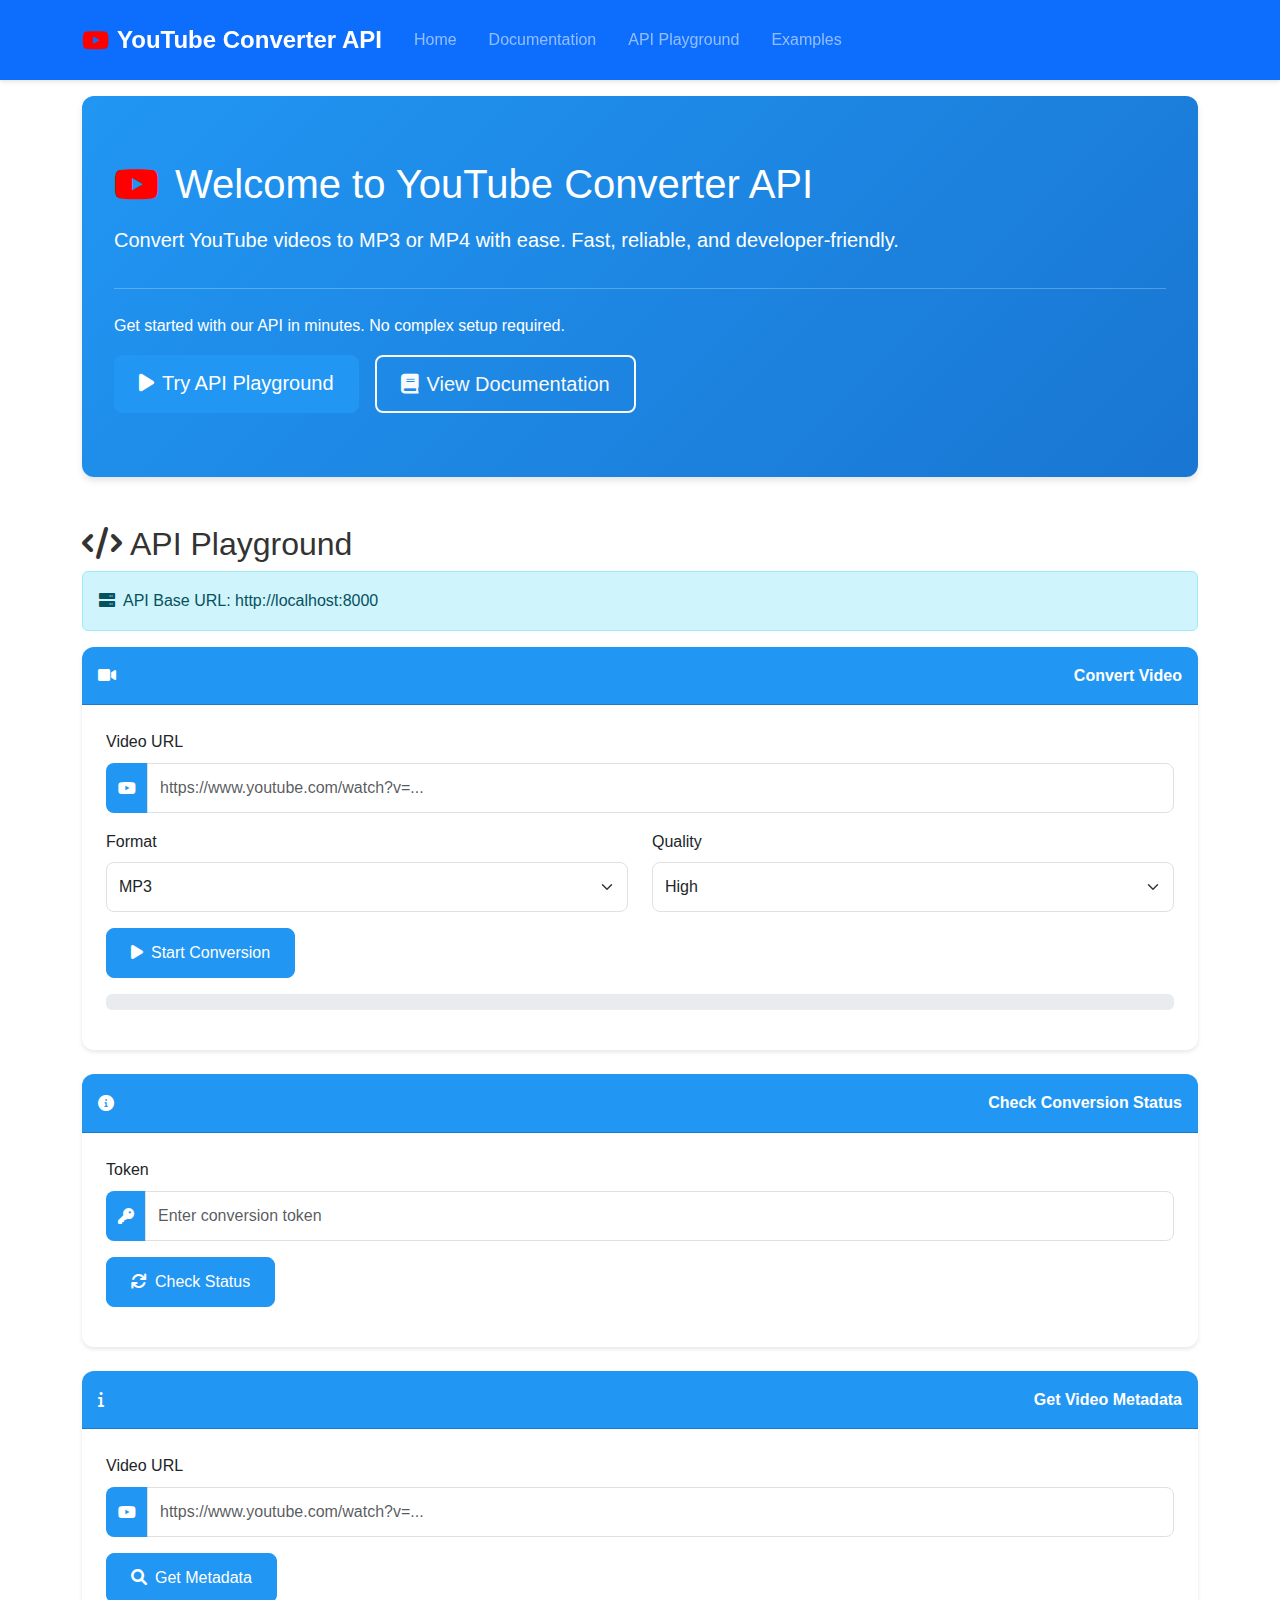
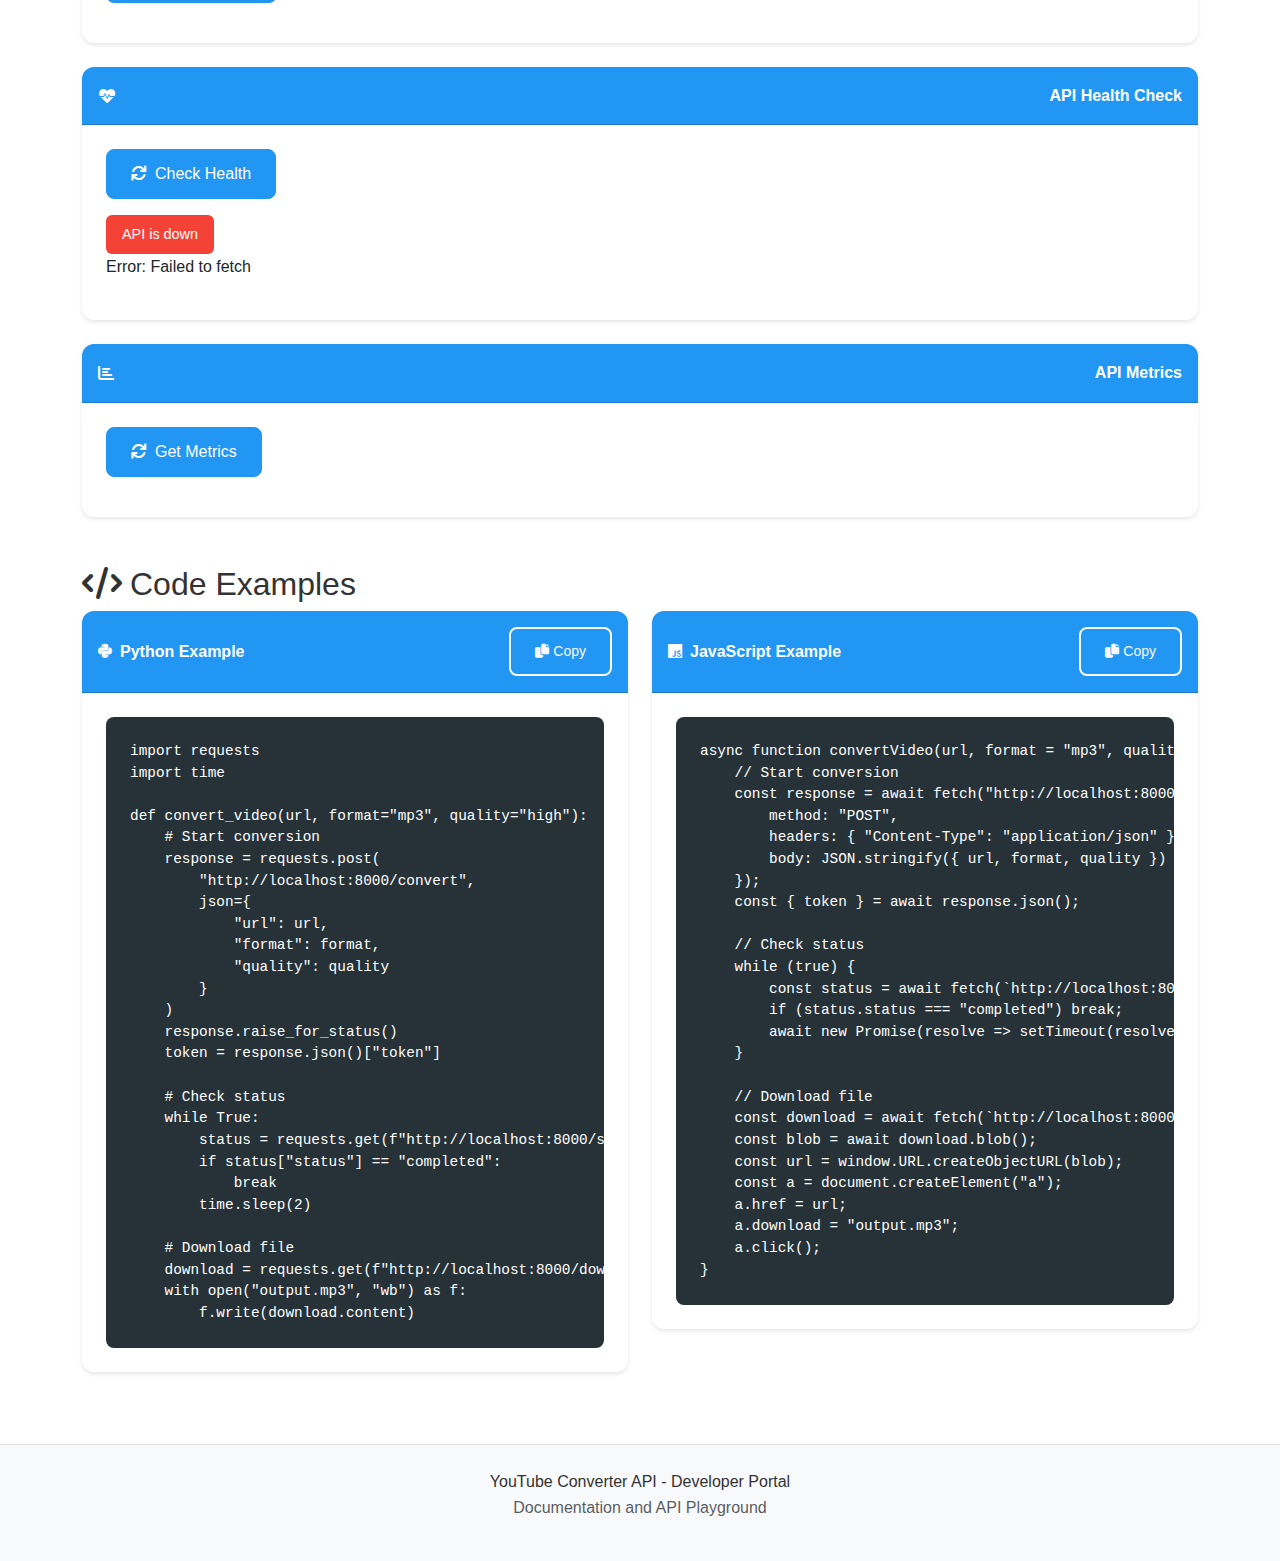
<file: index.html>
<!DOCTYPE html>
<html lang="en">
<head>
    <meta charset="UTF-8">
    <meta name="viewport" content="width=device-width, initial-scale=1.0">
    <title>YouTube Converter API - Developer Portal</title>
    <link href="https://cdn.jsdelivr.net/npm/bootstrap@5.3.0/dist/css/bootstrap.min.css" rel="stylesheet">
    <link rel="stylesheet" href="https://cdnjs.cloudflare.com/ajax/libs/font-awesome/6.0.0/css/all.min.css">
    <link rel="stylesheet" href="styles.css">
</head>
<body>
    <nav class="navbar navbar-expand-lg navbar-dark bg-primary fixed-top">
        <div class="container">
            <a class="navbar-brand" href="#">
                <i class="fab fa-youtube me-2"></i>YouTube Converter API
            </a>
            <button class="navbar-toggler" type="button" data-bs-toggle="collapse" data-bs-target="#navbarNav">
                <span class="navbar-toggler-icon"></span>
            </button>
            <div class="collapse navbar-collapse" id="navbarNav">
                <ul class="navbar-nav">
                    <li class="nav-item">
                        <a class="nav-link" href="#home">Home</a>
                    </li>
                    <li class="nav-item">
                        <a class="nav-link" href="docs.html">Documentation</a>
                    </li>
                    <li class="nav-item">
                        <a class="nav-link" href="#playground">API Playground</a>
                    </li>
                    <li class="nav-item">
                        <a class="nav-link" href="#examples">Examples</a>
                    </li>
                </ul>
            </div>
        </div>
    </nav>

    <div class="container mt-5 pt-5">
        <section id="home" class="mb-5">
            <div class="jumbotron">
                <h1><i class="fab fa-youtube me-3"></i>Welcome to YouTube Converter API</h1>
                <p class="lead">Convert YouTube videos to MP3 or MP4 with ease. Fast, reliable, and developer-friendly.</p>
                <hr class="my-4">
                <p>Get started with our API in minutes. No complex setup required.</p>
                <div class="d-flex gap-3">
                    <a class="btn btn-primary btn-lg" href="#playground" role="button">
                        <i class="fas fa-play me-2"></i>Try API Playground
                    </a>
                    <a class="btn btn-outline-light btn-lg" href="docs.html" role="button">
                        <i class="fas fa-book me-2"></i>View Documentation
                    </a>
                </div>
            </div>
        </section>

        <section id="playground" class="mb-5">
            <h2><i class="fas fa-code me-2"></i>API Playground</h2>
            
            <!-- API Base URL Display -->
            <div class="alert alert-info">
                <i class="fas fa-server me-2"></i>API Base URL: <span id="baseUrl">http://localhost:8000</span>
            </div>

            <!-- Video Conversion -->
            <div class="card mb-4">
                <div class="card-header">
                    <i class="fas fa-video me-2"></i>Convert Video
                </div>
                <div class="card-body">
                    <div class="mb-3">
                        <label class="form-label">Video URL</label>
                        <div class="input-group">
                            <span class="input-group-text"><i class="fab fa-youtube"></i></span>
                            <input type="url" class="form-control" id="videoUrl" placeholder="https://www.youtube.com/watch?v=...">
                        </div>
                    </div>
                    <div class="row">
                        <div class="col-md-6 mb-3">
                            <label class="form-label">Format</label>
                            <select class="form-select" id="format">
                                <option value="mp3">MP3</option>
                                <option value="mp4">MP4</option>
                            </select>
                        </div>
                        <div class="col-md-6 mb-3">
                            <label class="form-label">Quality</label>
                            <select class="form-select" id="quality">
                                <option value="high">High</option>
                                <option value="medium">Medium</option>
                                <option value="low">Low</option>
                            </select>
                        </div>
                    </div>
                    <button class="btn btn-primary" id="convertBtn">
                        <i class="fas fa-play me-2"></i>Start Conversion
                    </button>
                    
                    <!-- Conversion Progress -->
                    <div class="mt-3">
                        <div class="progress">
                            <div id="conversionProgress" class="progress-bar" role="progressbar" style="width: 0%"></div>
                        </div>
                    </div>
                    
                    <!-- Conversion Status -->
                    <div id="conversionStatus" class="mt-3"></div>
                    <div id="tokenDisplay" class="mt-3"></div>
                    
                    <!-- Download Button -->
                    <button class="btn btn-success mt-3" id="downloadBtn" style="display: none;">
                        <i class="fas fa-download me-2"></i>Download File
                    </button>
                </div>
            </div>

            <!-- Check Status -->
            <div class="card mb-4">
                <div class="card-header">
                    <i class="fas fa-info-circle me-2"></i>Check Conversion Status
                </div>
                <div class="card-body">
                    <div class="mb-3">
                        <label class="form-label">Token</label>
                        <div class="input-group">
                            <span class="input-group-text"><i class="fas fa-key"></i></span>
                            <input type="text" class="form-control" id="statusToken" placeholder="Enter conversion token">
                        </div>
                    </div>
                    <button class="btn btn-primary" id="checkStatusBtn">
                        <i class="fas fa-sync me-2"></i>Check Status
                    </button>
                    <div id="statusResult" class="mt-3"></div>
                </div>
            </div>

            <!-- Get Video Metadata -->
            <div class="card mb-4">
                <div class="card-header">
                    <i class="fas fa-info me-2"></i>Get Video Metadata
                </div>
                <div class="card-body">
                    <div class="mb-3">
                        <label class="form-label">Video URL</label>
                        <div class="input-group">
                            <span class="input-group-text"><i class="fab fa-youtube"></i></span>
                            <input type="url" class="form-control" id="metadataUrl" placeholder="https://www.youtube.com/watch?v=...">
                        </div>
                    </div>
                    <button class="btn btn-primary" id="getMetadataBtn">
                        <i class="fas fa-search me-2"></i>Get Metadata
                    </button>
                    <div id="metadataResult" class="mt-3"></div>
                    <img id="thumbnailImage" class="mt-3 img-fluid rounded" style="display: none; max-width: 320px;">
                </div>
            </div>

            <!-- Health Check -->
            <div class="card mb-4">
                <div class="card-header">
                    <i class="fas fa-heartbeat me-2"></i>API Health Check
                </div>
                <div class="card-body">
                    <button class="btn btn-primary" id="healthCheckBtn">
                        <i class="fas fa-sync me-2"></i>Check Health
                    </button>
                    <div id="healthResult" class="mt-3"></div>
                </div>
            </div>

            <!-- Get Metrics -->
            <div class="card mb-4">
                <div class="card-header">
                    <i class="fas fa-chart-bar me-2"></i>API Metrics
                </div>
                <div class="card-body">
                    <button class="btn btn-primary" id="getMetricsBtn">
                        <i class="fas fa-sync me-2"></i>Get Metrics
                    </button>
                    <div id="metricsResult" class="mt-3"></div>
                </div>
            </div>
        </section>

        <section id="examples" class="mb-5">
            <h2><i class="fas fa-code me-2"></i>Code Examples</h2>
            <div class="row">
                <div class="col-md-6">
                    <div class="card">
                        <div class="card-header d-flex justify-content-between align-items-center">
                            <span><i class="fab fa-python me-2"></i>Python Example</span>
                            <button class="btn btn-sm btn-outline-light copy-code" data-target="python-code">
                                <i class="fas fa-copy me-1"></i>Copy
                            </button>
                        </div>
                        <div class="card-body">
                            <pre><code id="python-code">import requests
import time

def convert_video(url, format="mp3", quality="high"):
    # Start conversion
    response = requests.post(
        "http://localhost:8000/convert",
        json={
            "url": url,
            "format": format,
            "quality": quality
        }
    )
    response.raise_for_status()
    token = response.json()["token"]

    # Check status
    while True:
        status = requests.get(f"http://localhost:8000/status/{token}").json()
        if status["status"] == "completed":
            break
        time.sleep(2)

    # Download file
    download = requests.get(f"http://localhost:8000/download/{token}")
    with open("output.mp3", "wb") as f:
        f.write(download.content)</code></pre>
                        </div>
                    </div>
                </div>
                <div class="col-md-6">
                    <div class="card">
                        <div class="card-header d-flex justify-content-between align-items-center">
                            <span><i class="fab fa-js me-2"></i>JavaScript Example</span>
                            <button class="btn btn-sm btn-outline-light copy-code" data-target="js-code">
                                <i class="fas fa-copy me-1"></i>Copy
                            </button>
                        </div>
                        <div class="card-body">
                            <pre><code id="js-code">async function convertVideo(url, format = "mp3", quality = "high") {
    // Start conversion
    const response = await fetch("http://localhost:8000/convert", {
        method: "POST",
        headers: { "Content-Type": "application/json" },
        body: JSON.stringify({ url, format, quality })
    });
    const { token } = await response.json();

    // Check status
    while (true) {
        const status = await fetch(`http://localhost:8000/status/${token}`).then(r => r.json());
        if (status.status === "completed") break;
        await new Promise(resolve => setTimeout(resolve, 2000));
    }

    // Download file
    const download = await fetch(`http://localhost:8000/download/${token}`);
    const blob = await download.blob();
    const url = window.URL.createObjectURL(blob);
    const a = document.createElement("a");
    a.href = url;
    a.download = "output.mp3";
    a.click();
}</code></pre>
                        </div>
                    </div>
                </div>
            </div>
        </section>
    </div>

    <footer class="bg-light py-4 mt-5">
        <div class="container text-center">
            <p class="mb-0">YouTube Converter API - Developer Portal</p>
            <p class="text-muted">Documentation and API Playground</p>
        </div>
    </footer>

    <script src="https://cdn.jsdelivr.net/npm/bootstrap@5.3.0/dist/js/bootstrap.bundle.min.js"></script>
    <script>
        // DOM Elements
        const convertBtn = document.getElementById('convertBtn');
        const checkStatusBtn = document.getElementById('checkStatusBtn');
        const getMetadataBtn = document.getElementById('getMetadataBtn');
        const healthCheckBtn = document.getElementById('healthCheckBtn');
        const getMetricsBtn = document.getElementById('getMetricsBtn');
        const downloadBtn = document.getElementById('downloadBtn');
        
        // Result containers
        const conversionStatus = document.getElementById('conversionStatus');
        const conversionProgress = document.getElementById('conversionProgress');
        const tokenDisplay = document.getElementById('tokenDisplay');
        const statusResult = document.getElementById('statusResult');
        const metadataResult = document.getElementById('metadataResult');
        const healthResult = document.getElementById('healthResult');
        const metricsResult = document.getElementById('metricsResult');
        const thumbnailImage = document.getElementById('thumbnailImage');
        
        // Base URL - update this if your API is hosted elsewhere
        const API_BASE_URL = 'http://localhost:8000';
        document.getElementById('baseUrl').textContent = API_BASE_URL;
        
        // Current conversion token
        let currentToken = null;
        
        // Event Listeners
        convertBtn.addEventListener('click', startConversion);
        checkStatusBtn.addEventListener('click', checkStatus);
        getMetadataBtn.addEventListener('click', getVideoMetadata);
        healthCheckBtn.addEventListener('click', checkHealth);
        getMetricsBtn.addEventListener('click', getMetrics);
        downloadBtn.addEventListener('click', downloadFile);
        
        // Start conversion process
        function startConversion() {
            const videoUrl = document.getElementById('videoUrl').value;
            const format = document.getElementById('format').value;
            const quality = document.getElementById('quality').value;
            
            if (!videoUrl) {
                showError(conversionStatus, 'Please enter a YouTube URL');
                return;
            }
            
            // Reset UI
            conversionStatus.innerHTML = '';
            tokenDisplay.innerHTML = '';
            downloadBtn.style.display = 'none';
            conversionProgress.style.width = '0%';
            
            // Show initial status
            conversionStatus.innerHTML = '<div class="status-badge status-queued">Queuing conversion...</div>';
            
            // Make API request
            fetch(`${API_BASE_URL}/convert`, {
                method: 'POST',
                headers: {
                    'Content-Type': 'application/json'
                },
                body: JSON.stringify({
                    url: videoUrl,
                    format: format,
                    quality: quality
                })
            })
            .then(response => response.json())
            .then(data => {
                if (data.token) {
                    currentToken = data.token;
                    tokenDisplay.innerHTML = `<p><strong>Token:</strong> ${data.token}</p>`;
                    conversionStatus.innerHTML = '<div class="status-badge status-in-progress">Conversion started...</div>';
                    
                    // Start polling for status
                    pollConversionStatus(data.token);
                } else {
                    showError(conversionStatus, data.detail || 'Failed to start conversion');
                }
            })
            .catch(error => {
                showError(conversionStatus, `Error: ${error.message}`);
            });
        }
        
        // Poll for conversion status
        function pollConversionStatus(token) {
            let progress = 0;
            const interval = setInterval(() => {
                if (progress < 90) {
                    progress += 10;
                    conversionProgress.style.width = `${progress}%`;
                }
                
                fetch(`${API_BASE_URL}/status/${token}`)
                .then(response => response.json())
                .then(data => {
                    if (data.status === 'completed') {
                        clearInterval(interval);
                        conversionProgress.style.width = '100%';
                        conversionStatus.innerHTML = '<div class="status-badge status-completed">Conversion completed!</div>';
                        downloadBtn.style.display = 'block';
                        tokenDisplay.innerHTML = `<p><strong>Token:</strong> ${token}</p>
                                                   <p><strong>File:</strong> ${data.file_path || 'N/A'}</p>`;
                    } else if (data.status === 'failed') {
                        clearInterval(interval);
                        conversionStatus.innerHTML = `<div class="status-badge status-failed">Conversion failed: ${data.error || 'Unknown error'}</div>`;
                    } else if (data.status === 'in_progress') {
                        conversionStatus.innerHTML = '<div class="status-badge status-in-progress">Conversion in progress...</div>';
                    }
                })
                .catch(error => {
                    console.error('Polling error:', error);
                });
            }, 2000);
        }
        
        // Check conversion status
        function checkStatus() {
            const token = document.getElementById('statusToken').value;
            
            if (!token) {
                showError(statusResult, 'Please enter a token');
                return;
            }
            
            statusResult.innerHTML = '<p>Checking status...</p>';
            
            fetch(`${API_BASE_URL}/status/${token}`)
            .then(response => response.json())
            .then(data => {
                let statusClass = 'status-queued';
                if (data.status === 'completed') statusClass = 'status-completed';
                if (data.status === 'in_progress') statusClass = 'status-in-progress';
                if (data.status === 'failed') statusClass = 'status-failed';
                
                const statusDisplay = `<div class="status-badge ${statusClass}">${data.status}</div>`;
                
                statusResult.innerHTML = `
                    ${statusDisplay}
                    <pre>${JSON.stringify(data, null, 2)}</pre>
                `;
            })
            .catch(error => {
                showError(statusResult, `Error: ${error.message}`);
            });
        }
        
        // Get video metadata
        function getVideoMetadata() {
            const videoUrl = document.getElementById('metadataUrl').value;
            
            if (!videoUrl) {
                showError(metadataResult, 'Please enter a YouTube URL');
                return;
            }
            
            metadataResult.innerHTML = '<p>Fetching metadata...</p>';
            thumbnailImage.style.display = 'none';
            
            fetch(`${API_BASE_URL}/video/metadata`, {
                method: 'POST',
                headers: {
                    'Content-Type': 'application/json'
                },
                body: JSON.stringify({
                    url: videoUrl
                })
            })
            .then(response => response.json())
            .then(data => {
                metadataResult.innerHTML = `<pre>${JSON.stringify(data, null, 2)}</pre>`;
                
                if (data.thumbnail) {
                    thumbnailImage.src = data.thumbnail;
                    thumbnailImage.style.display = 'block';
                    thumbnailImage.alt = `Thumbnail for ${data.title || 'video'}`;
                }
            })
            .catch(error => {
                showError(metadataResult, `Error: ${error.message}`);
            });
        }
        
        // Download converted file
        function downloadFile() {
            if (!currentToken) {
                showError(conversionStatus, 'No conversion token available');
                return;
            }
            
            window.open(`${API_BASE_URL}/download/${currentToken}`, '_blank');
        }
        
        // Check API health
        function checkHealth() {
            healthResult.innerHTML = '<p>Checking API health...</p>';
            
            fetch(`${API_BASE_URL}/health`)
            .then(response => response.json())
            .then(data => {
                healthResult.innerHTML = `
                    <div class="status-badge status-completed">API is healthy</div>
                    <pre>${JSON.stringify(data, null, 2)}</pre>
                `;
            })
            .catch(error => {
                healthResult.innerHTML = `
                    <div class="status-badge status-failed">API is down</div>
                    <p>Error: ${error.message}</p>
                `;
            });
        }
        
        // Get API metrics
        function getMetrics() {
            metricsResult.innerHTML = '<p>Fetching metrics...</p>';
            
            fetch(`${API_BASE_URL}/metrics`)
            .then(response => response.text())
            .then(data => {
                // Format Prometheus metrics for display
                const formattedMetrics = data.split('\n')
                    .map(line => {
                        // Highlight metric names
                        if (line.startsWith('#') || line.includes(' ')) {
                            return `<span class="metric-line">${line}</span>`;
                        }
                        return line;
                    })
                    .join('\n');
                
                metricsResult.innerHTML = `<pre>${formattedMetrics}</pre>`;
            })
            .catch(error => {
                showError(metricsResult, `Error: ${error.message}`);
            });
        }
        
        // Helper function to display errors
        function showError(element, message) {
            element.innerHTML = `<div class="status-badge status-failed">${message}</div>`;
        }
        
        // Initialize with a health check
        checkHealth();

        // Copy code functionality
        document.querySelectorAll('.copy-code').forEach(btn => {
            btn.addEventListener('click', () => {
                const targetId = btn.dataset.target;
                const code = document.getElementById(targetId).textContent;
                navigator.clipboard.writeText(code).then(() => {
                    btn.innerHTML = '<i class="fas fa-check me-1"></i>Copied!';
                    setTimeout(() => {
                        btn.innerHTML = '<i class="fas fa-copy me-1"></i>Copy';
                    }, 2000);
                });
            });
        });

        // Smooth scrolling for navigation
        document.querySelectorAll('a[href^="#"]').forEach(anchor => {
            anchor.addEventListener('click', function (e) {
                e.preventDefault();
                document.querySelector(this.getAttribute('href')).scrollIntoView({
                    behavior: 'smooth'
                });
            });
        });
    </script>
</body>
</html>
</file>
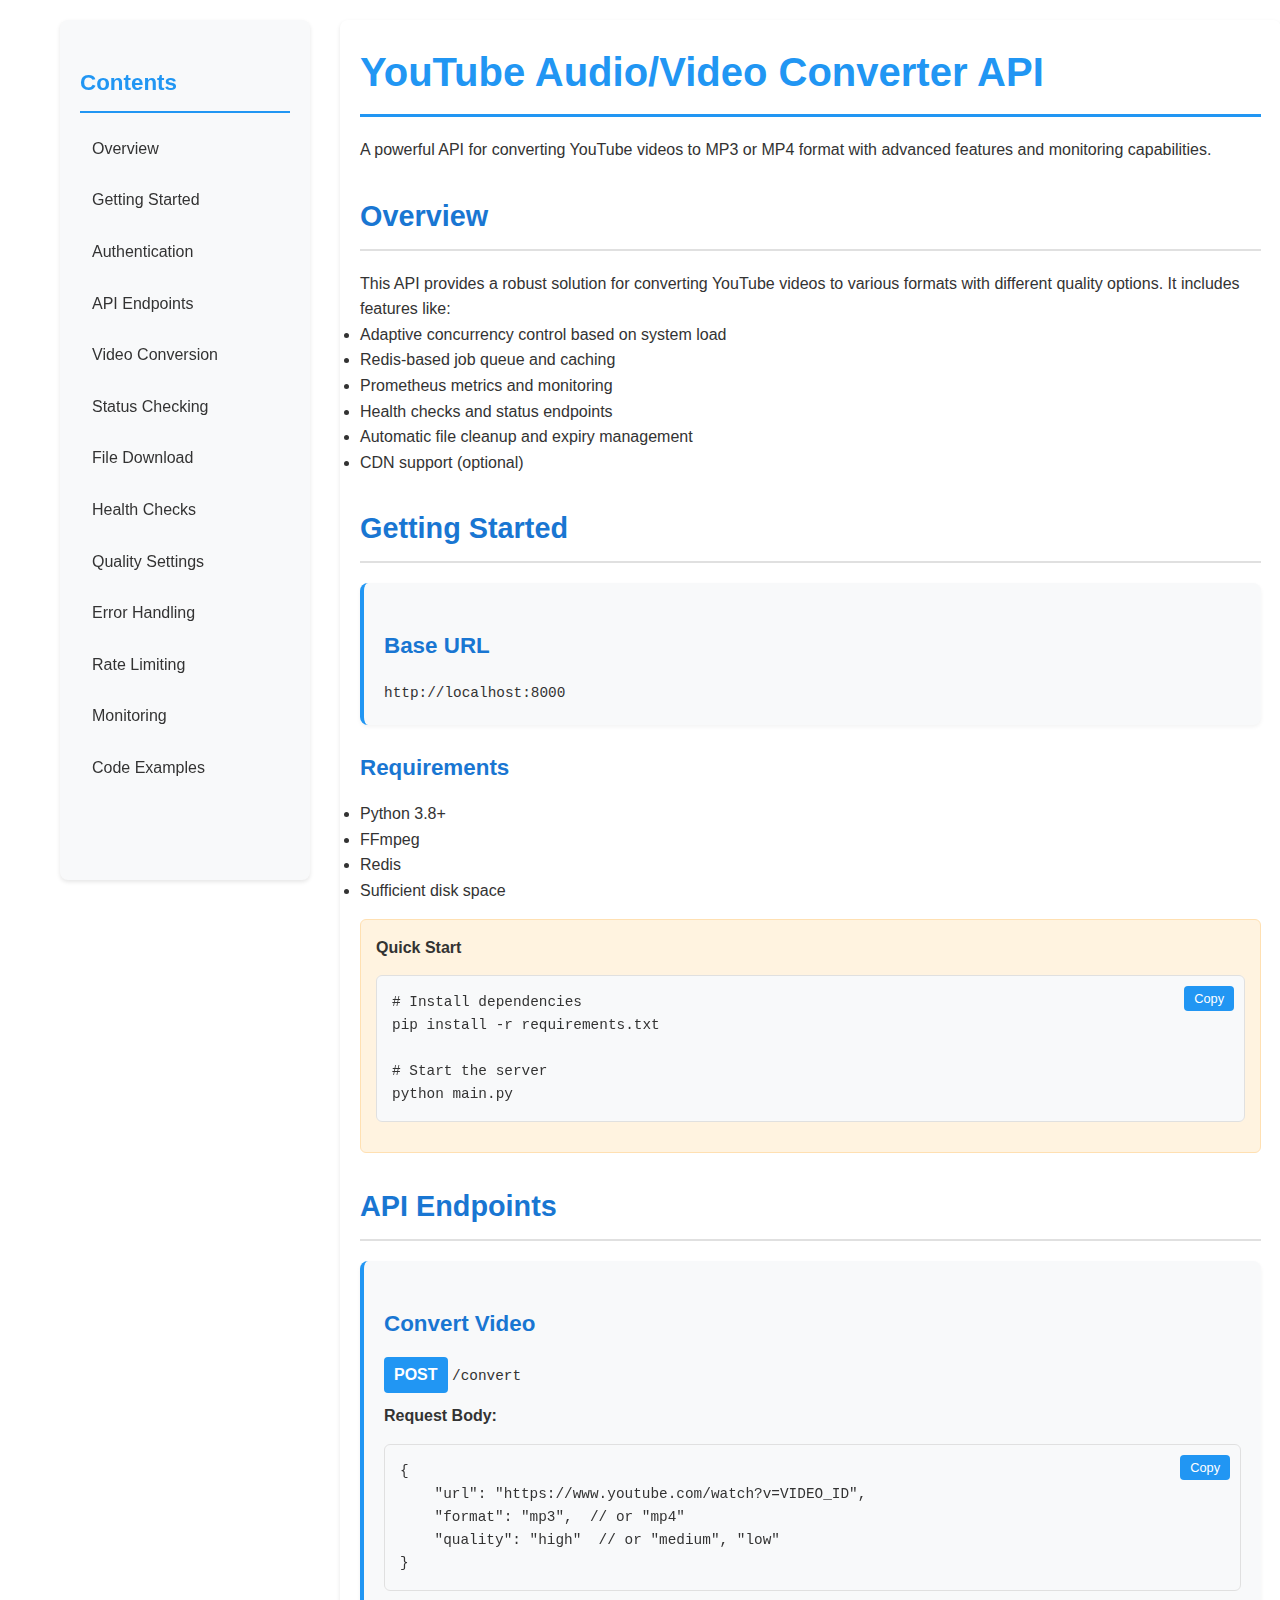
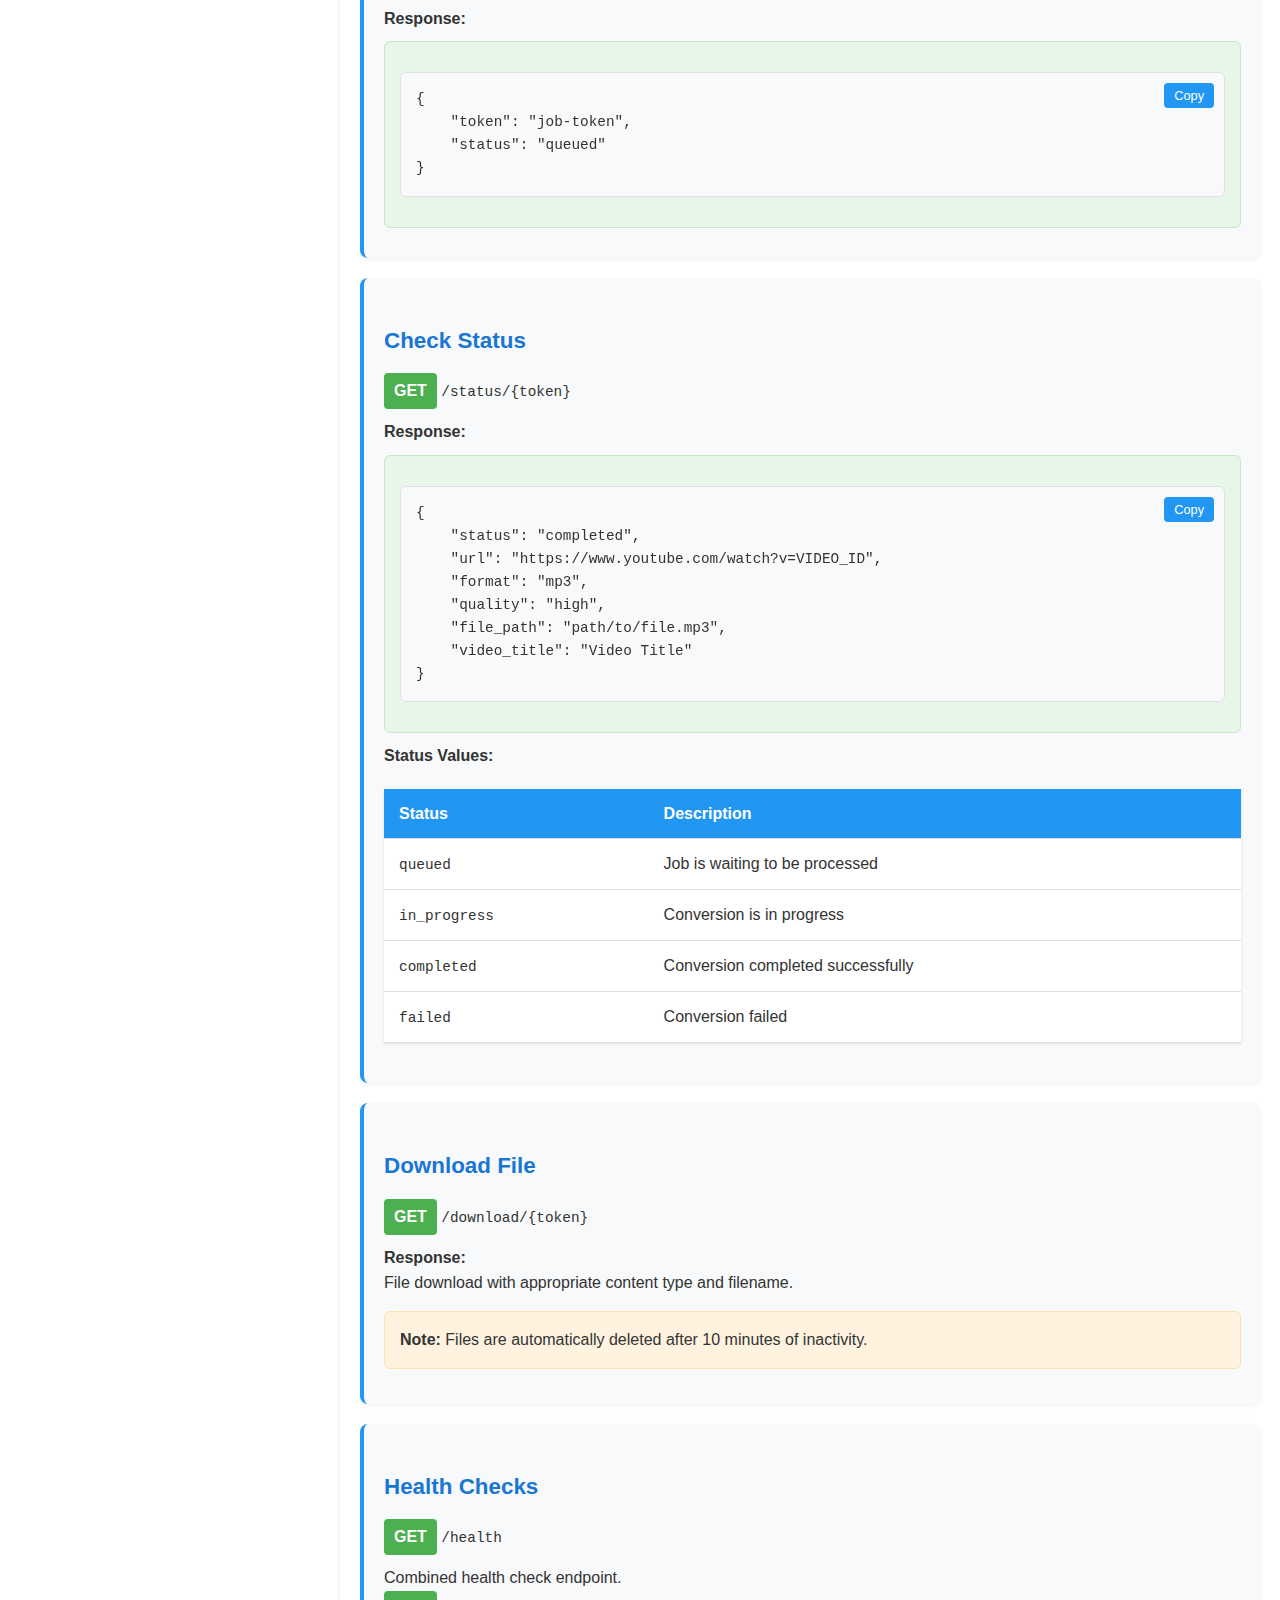
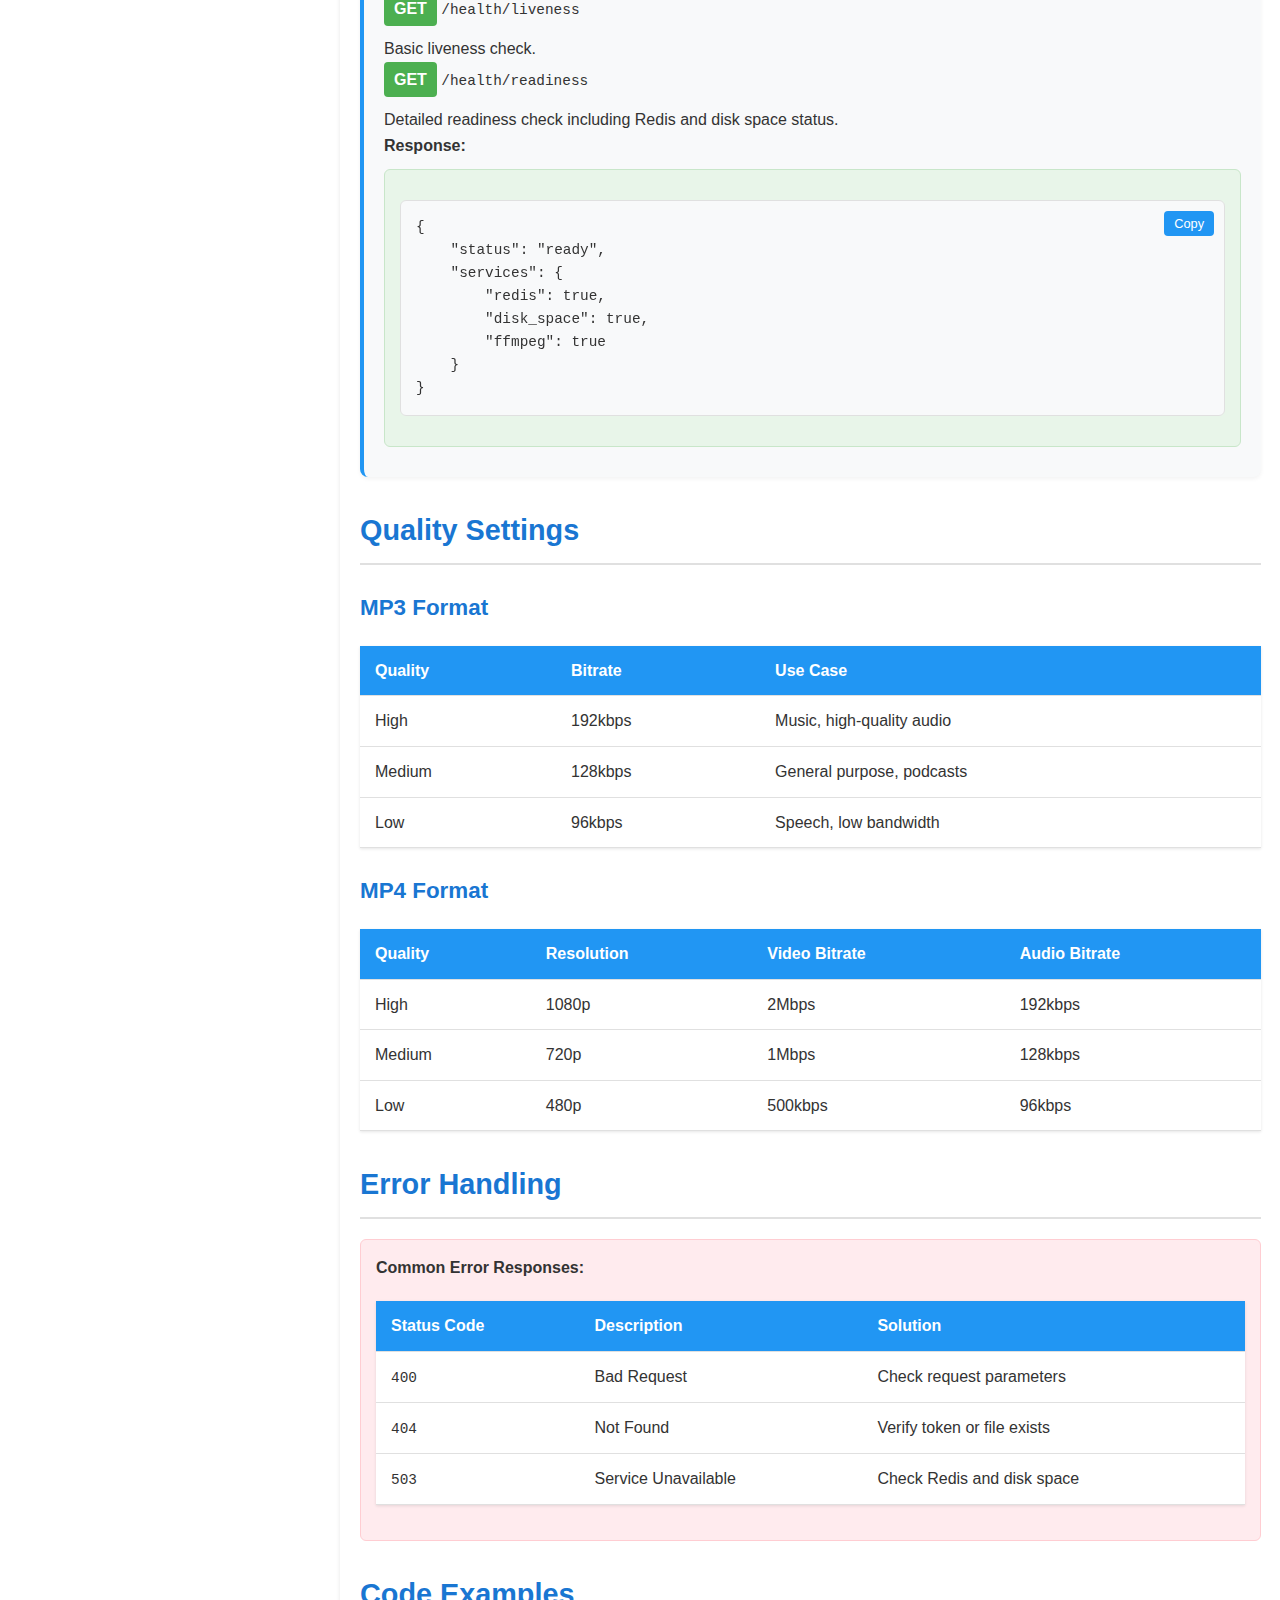
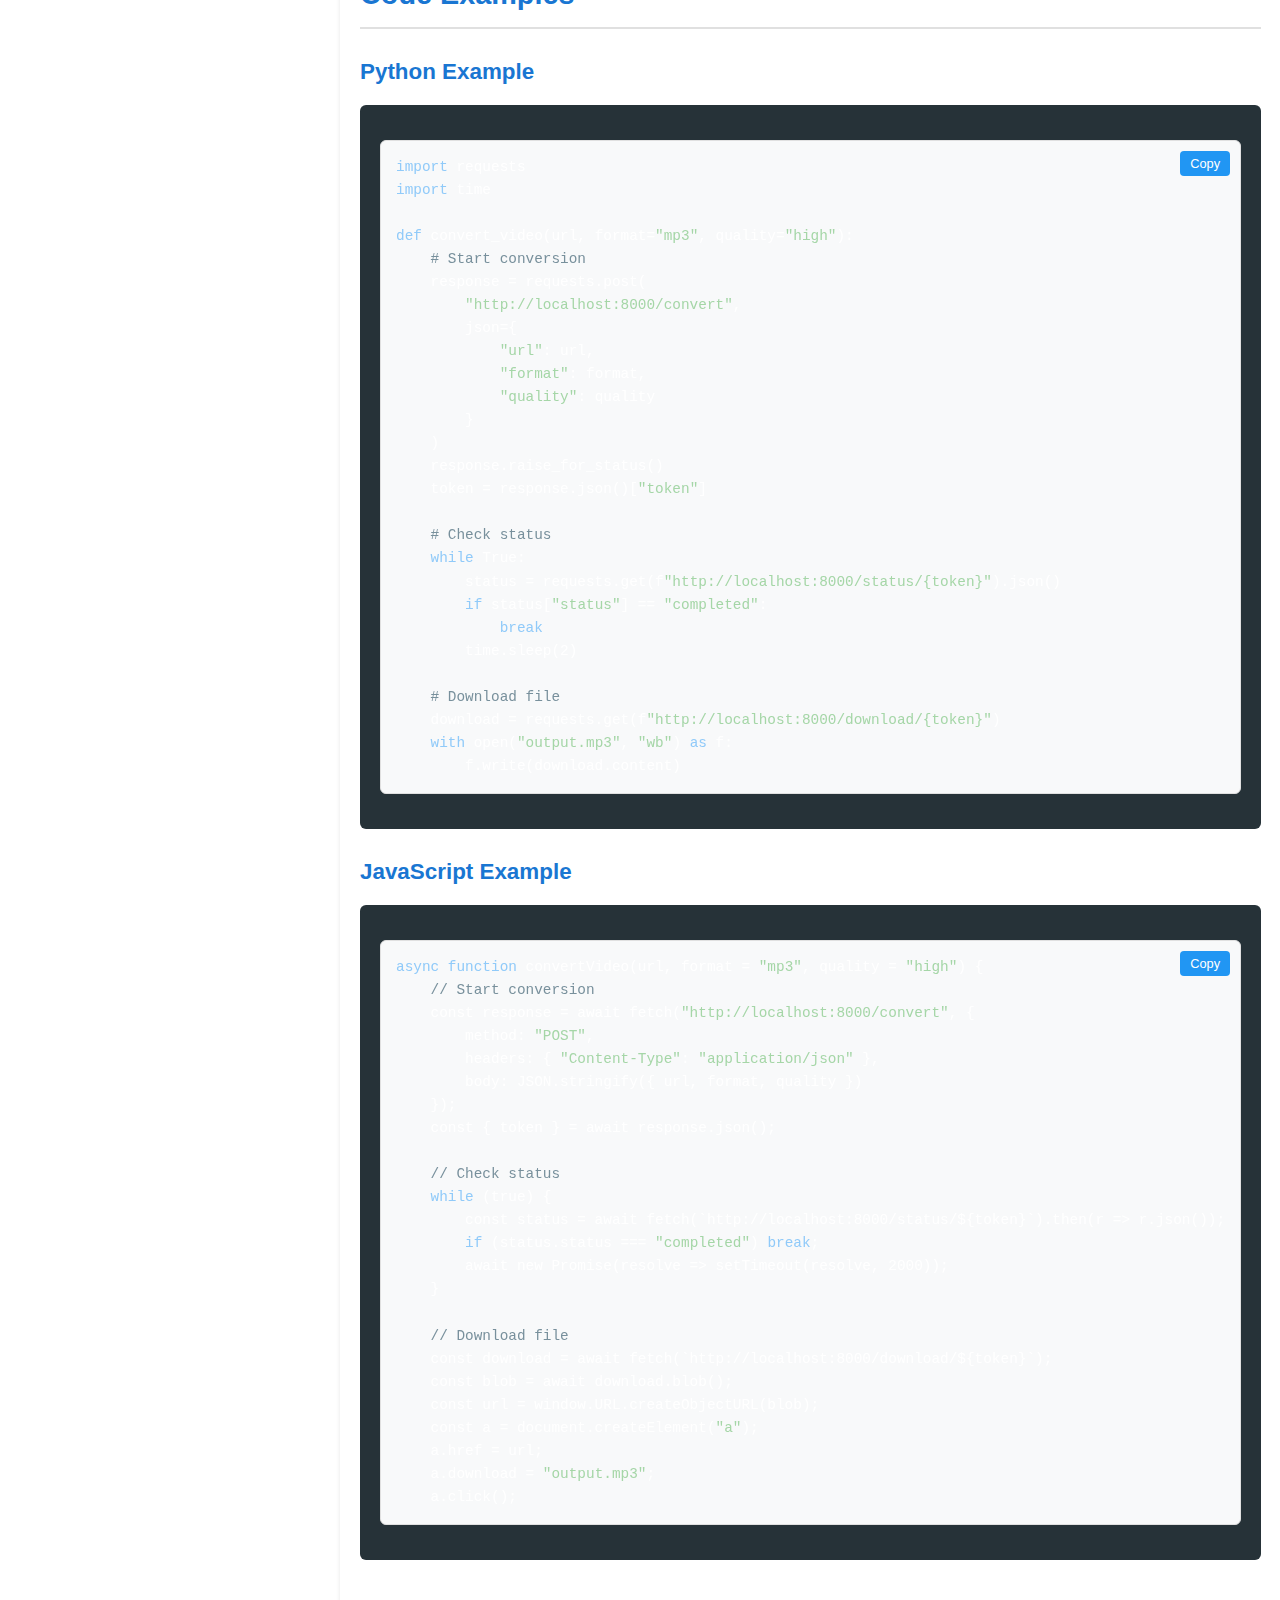
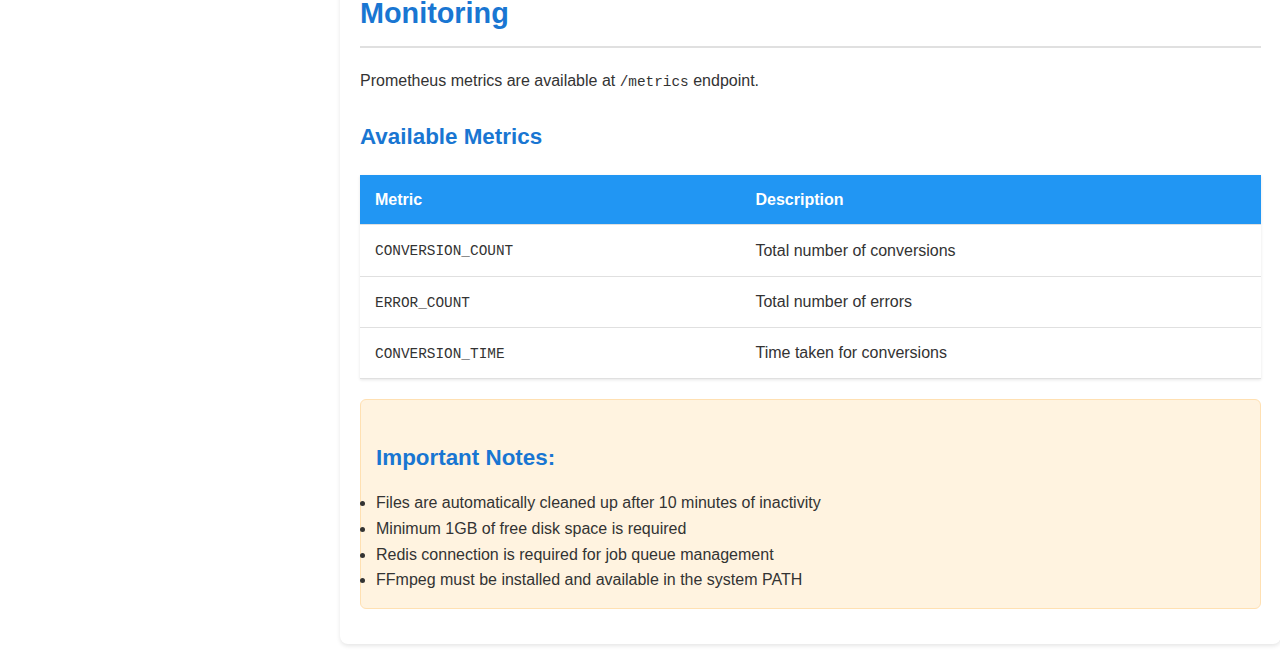
<file: docs.html>
<!DOCTYPE html>
<html lang="en">
<head>
    <meta charset="UTF-8">
    <meta name="viewport" content="width=device-width, initial-scale=1.0">
    <title>YouTube Audio/Video Converter API - Developer Documentation</title>
    <style>
        :root {
            --primary-color: #2196F3;
            --secondary-color: #1976D2;
            --success-color: #4CAF50;
            --error-color: #f44336;
            --warning-color: #ff9800;
            --text-color: #333;
            --bg-color: #fff;
            --code-bg: #f8f9fa;
            --border-color: #e0e0e0;
        }

        * {
            margin: 0;
            padding: 0;
            box-sizing: border-box;
        }

        body {
            font-family: 'Segoe UI', Tahoma, Geneva, Verdana, sans-serif;
            line-height: 1.6;
            color: var(--text-color);
            background: var(--bg-color);
        }

        .container {
            max-width: 1200px;
            margin: 0 auto;
            padding: 20px;
            display: grid;
            grid-template-columns: 250px 1fr;
            gap: 30px;
        }

        /* Sidebar Navigation */
        .sidebar {
            position: sticky;
            top: 20px;
            height: calc(100vh - 40px);
            background: #f8f9fa;
            padding: 20px;
            border-radius: 8px;
            box-shadow: 0 2px 4px rgba(0,0,0,0.1);
        }

        .sidebar h3 {
            color: var(--primary-color);
            margin-bottom: 15px;
            padding-bottom: 10px;
            border-bottom: 2px solid var(--primary-color);
        }

        .sidebar ul {
            list-style: none;
        }

        .sidebar li {
            margin: 10px 0;
        }

        .sidebar a {
            color: var(--text-color);
            text-decoration: none;
            display: block;
            padding: 8px 12px;
            border-radius: 4px;
            transition: all 0.3s ease;
        }

        .sidebar a:hover {
            background: var(--primary-color);
            color: white;
        }

        /* Main Content */
        .main-content {
            padding: 20px;
            background: white;
            border-radius: 8px;
            box-shadow: 0 2px 4px rgba(0,0,0,0.1);
        }

        h1 {
            color: var(--primary-color);
            font-size: 2.5em;
            margin-bottom: 20px;
            padding-bottom: 10px;
            border-bottom: 3px solid var(--primary-color);
        }

        h2 {
            color: var(--secondary-color);
            font-size: 1.8em;
            margin: 30px 0 20px;
            padding-bottom: 10px;
            border-bottom: 2px solid var(--border-color);
        }

        h3 {
            color: var(--secondary-color);
            font-size: 1.4em;
            margin: 25px 0 15px;
        }

        /* Code Blocks */
        pre {
            background: var(--code-bg);
            padding: 15px;
            border-radius: 6px;
            overflow-x: auto;
            margin: 15px 0;
            border: 1px solid var(--border-color);
        }

        code {
            font-family: 'Consolas', 'Monaco', monospace;
            font-size: 0.9em;
        }

        /* Endpoint Cards */
        .endpoint {
            background: #f8f9fa;
            padding: 20px;
            margin: 20px 0;
            border-radius: 8px;
            border-left: 4px solid var(--primary-color);
            box-shadow: 0 2px 4px rgba(0,0,0,0.05);
        }

        .method {
            display: inline-block;
            padding: 5px 10px;
            border-radius: 4px;
            color: white;
            font-weight: bold;
            margin-bottom: 10px;
        }

        .method.get { background: var(--success-color); }
        .method.post { background: var(--primary-color); }
        .method.put { background: var(--warning-color); }
        .method.delete { background: var(--error-color); }

        /* Response Examples */
        .response {
            background: #e8f5e9;
            padding: 15px;
            border-radius: 6px;
            margin: 10px 0;
            border: 1px solid #c8e6c9;
        }

        .error {
            background: #ffebee;
            padding: 15px;
            border-radius: 6px;
            margin: 10px 0;
            border: 1px solid #ffcdd2;
        }

        /* Tables */
        table {
            width: 100%;
            border-collapse: collapse;
            margin: 20px 0;
            background: white;
            box-shadow: 0 1px 3px rgba(0,0,0,0.1);
        }

        th, td {
            padding: 12px 15px;
            text-align: left;
            border-bottom: 1px solid var(--border-color);
        }

        th {
            background: var(--primary-color);
            color: white;
        }

        tr:hover {
            background: #f5f5f5;
        }

        /* Notes and Warnings */
        .note {
            background: #fff3e0;
            padding: 15px;
            border-radius: 6px;
            margin: 15px 0;
            border: 1px solid #ffe0b2;
        }

        .warning {
            background: #fff3e0;
            padding: 15px;
            border-radius: 6px;
            margin: 15px 0;
            border: 1px solid #ffb74d;
        }

        /* Code Examples */
        .code-example {
            background: #263238;
            color: #fff;
            padding: 20px;
            border-radius: 6px;
            margin: 15px 0;
            overflow-x: auto;
        }

        .code-example .comment {
            color: #78909c;
        }

        .code-example .string {
            color: #a5d6a7;
        }

        .code-example .keyword {
            color: #90caf9;
        }

        /* Responsive Design */
        @media (max-width: 768px) {
            .container {
                grid-template-columns: 1fr;
            }

            .sidebar {
                position: static;
                height: auto;
            }
        }

        /* Copy Button */
        .copy-btn {
            position: absolute;
            top: 10px;
            right: 10px;
            padding: 5px 10px;
            background: var(--primary-color);
            color: white;
            border: none;
            border-radius: 4px;
            cursor: pointer;
            font-size: 0.8em;
        }

        .copy-btn:hover {
            background: var(--secondary-color);
        }
    </style>
</head>
<body>
    <div class="container">
        <nav class="sidebar">
            <h3>Contents</h3>
            <ul>
                <li><a href="#overview">Overview</a></li>
                <li><a href="#getting-started">Getting Started</a></li>
                <li><a href="#authentication">Authentication</a></li>
                <li><a href="#endpoints">API Endpoints</a></li>
                <li><a href="#conversion">Video Conversion</a></li>
                <li><a href="#status">Status Checking</a></li>
                <li><a href="#download">File Download</a></li>
                <li><a href="#health">Health Checks</a></li>
                <li><a href="#quality">Quality Settings</a></li>
                <li><a href="#errors">Error Handling</a></li>
                <li><a href="#rate-limiting">Rate Limiting</a></li>
                <li><a href="#monitoring">Monitoring</a></li>
                <li><a href="#examples">Code Examples</a></li>
            </ul>
        </nav>

        <main class="main-content">
            <h1>YouTube Audio/Video Converter API</h1>
            <p>A powerful API for converting YouTube videos to MP3 or MP4 format with advanced features and monitoring capabilities.</p>

            <section id="overview">
                <h2>Overview</h2>
                <p>This API provides a robust solution for converting YouTube videos to various formats with different quality options. It includes features like:</p>
                <ul>
                    <li>Adaptive concurrency control based on system load</li>
                    <li>Redis-based job queue and caching</li>
                    <li>Prometheus metrics and monitoring</li>
                    <li>Health checks and status endpoints</li>
                    <li>Automatic file cleanup and expiry management</li>
                    <li>CDN support (optional)</li>
                </ul>
            </section>

            <section id="getting-started">
                <h2>Getting Started</h2>
                <div class="endpoint">
                    <h3>Base URL</h3>
    <code>http://localhost:8000</code>
                </div>

                <h3>Requirements</h3>
                <ul>
                    <li>Python 3.8+</li>
                    <li>FFmpeg</li>
                    <li>Redis</li>
                    <li>Sufficient disk space</li>
    </ul>

                <div class="note">
                    <h4>Quick Start</h4>
                    <pre><code># Install dependencies
pip install -r requirements.txt

# Start the server
python main.py</code></pre>
        </div>
            </section>

            <section id="endpoints">
                <h2>API Endpoints</h2>

    <div class="endpoint">
                    <h3>Convert Video</h3>
                    <span class="method post">POST</span>
                    <code>/convert</code>
        
        <h4>Request Body:</h4>
                    <pre><code>{
    "url": "https://www.youtube.com/watch?v=VIDEO_ID",
    "format": "mp3",  // or "mp4"
    "quality": "high"  // or "medium", "low"
}</code></pre>

                    <h4>Response:</h4>
                    <div class="response">
                        <pre><code>{
    "token": "job-token",
    "status": "queued"
}</code></pre>
        </div>
    </div>

    <div class="endpoint">
                    <h3>Check Status</h3>
                    <span class="method get">GET</span>
                    <code>/status/{token}</code>

                    <h4>Response:</h4>
                    <div class="response">
                        <pre><code>{
    "status": "completed",
    "url": "https://www.youtube.com/watch?v=VIDEO_ID",
    "format": "mp3",
    "quality": "high",
    "file_path": "path/to/file.mp3",
    "video_title": "Video Title"
}</code></pre>
                    </div>

                    <h4>Status Values:</h4>
                    <table>
                        <tr>
                            <th>Status</th>
                            <th>Description</th>
                        </tr>
                        <tr>
                            <td><code>queued</code></td>
                            <td>Job is waiting to be processed</td>
                        </tr>
                        <tr>
                            <td><code>in_progress</code></td>
                            <td>Conversion is in progress</td>
                        </tr>
                        <tr>
                            <td><code>completed</code></td>
                            <td>Conversion completed successfully</td>
                        </tr>
                        <tr>
                            <td><code>failed</code></td>
                            <td>Conversion failed</td>
                        </tr>
                    </table>
                </div>

                <div class="endpoint">
                    <h3>Download File</h3>
                    <span class="method get">GET</span>
                    <code>/download/{token}</code>

                    <h4>Response:</h4>
                    <p>File download with appropriate content type and filename.</p>

                    <div class="note">
                        <strong>Note:</strong> Files are automatically deleted after 10 minutes of inactivity.
        </div>
    </div>

    <div class="endpoint">
                    <h3>Health Checks</h3>
                    <span class="method get">GET</span>
                    <code>/health</code>
                    <p>Combined health check endpoint.</p>

                    <span class="method get">GET</span>
                    <code>/health/liveness</code>
                    <p>Basic liveness check.</p>

                    <span class="method get">GET</span>
                    <code>/health/readiness</code>
                    <p>Detailed readiness check including Redis and disk space status.</p>

                    <h4>Response:</h4>
                    <div class="response">
                        <pre><code>{
    "status": "ready",
    "services": {
        "redis": true,
        "disk_space": true,
        "ffmpeg": true
    }
}</code></pre>
        </div>
    </div>
            </section>

            <section id="quality">
                <h2>Quality Settings</h2>
                
                <h3>MP3 Format</h3>
                <table>
                    <tr>
                        <th>Quality</th>
                        <th>Bitrate</th>
                        <th>Use Case</th>
                    </tr>
                    <tr>
                        <td>High</td>
                        <td>192kbps</td>
                        <td>Music, high-quality audio</td>
                    </tr>
                    <tr>
                        <td>Medium</td>
                        <td>128kbps</td>
                        <td>General purpose, podcasts</td>
                    </tr>
                    <tr>
                        <td>Low</td>
                        <td>96kbps</td>
                        <td>Speech, low bandwidth</td>
                    </tr>
                </table>

                <h3>MP4 Format</h3>
                <table>
                    <tr>
                        <th>Quality</th>
                        <th>Resolution</th>
                        <th>Video Bitrate</th>
                        <th>Audio Bitrate</th>
                    </tr>
                    <tr>
                        <td>High</td>
                        <td>1080p</td>
                        <td>2Mbps</td>
                        <td>192kbps</td>
                    </tr>
                    <tr>
                        <td>Medium</td>
                        <td>720p</td>
                        <td>1Mbps</td>
                        <td>128kbps</td>
                    </tr>
                    <tr>
                        <td>Low</td>
                        <td>480p</td>
                        <td>500kbps</td>
                        <td>96kbps</td>
                    </tr>
                </table>
            </section>

            <section id="errors">
                <h2>Error Handling</h2>
                <div class="error">
                    <h4>Common Error Responses:</h4>
    <table>
        <tr>
                            <th>Status Code</th>
            <th>Description</th>
            <th>Solution</th>
        </tr>
        <tr>
                            <td><code>400</code></td>
            <td>Bad Request</td>
                            <td>Check request parameters</td>
        </tr>
        <tr>
                            <td><code>404</code></td>
            <td>Not Found</td>
                            <td>Verify token or file exists</td>
        </tr>
        <tr>
                            <td><code>503</code></td>
                            <td>Service Unavailable</td>
                            <td>Check Redis and disk space</td>
        </tr>
    </table>
    </div>
            </section>

            <section id="examples">
                <h2>Code Examples</h2>

                <h3>Python Example</h3>
                <div class="code-example">
                    <pre><code><span class="keyword">import</span> requests
<span class="keyword">import</span> time

<span class="keyword">def</span> convert_video(url, format=<span class="string">"mp3"</span>, quality=<span class="string">"high"</span>):
    <span class="comment"># Start conversion</span>
    response = requests.post(
        <span class="string">"http://localhost:8000/convert"</span>,
        json={
            <span class="string">"url"</span>: url,
            <span class="string">"format"</span>: format,
            <span class="string">"quality"</span>: quality
        }
    )
    response.raise_for_status()
    token = response.json()[<span class="string">"token"</span>]

    <span class="comment"># Check status</span>
    <span class="keyword">while</span> True:
        status = requests.get(f<span class="string">"http://localhost:8000/status/{token}"</span>).json()
        <span class="keyword">if</span> status[<span class="string">"status"</span>] == <span class="string">"completed"</span>:
            <span class="keyword">break</span>
        time.sleep(2)

    <span class="comment"># Download file</span>
    download = requests.get(f<span class="string">"http://localhost:8000/download/{token}"</span>)
    <span class="keyword">with</span> open(<span class="string">"output.mp3"</span>, <span class="string">"wb"</span>) <span class="keyword">as</span> f:
        f.write(download.content)</code></pre>
                </div>

                <h3>JavaScript Example</h3>
                <div class="code-example">
                    <pre><code><span class="keyword">async function</span> convertVideo(url, format = <span class="string">"mp3"</span>, quality = <span class="string">"high"</span>) {
    <span class="comment">// Start conversion</span>
    const response = await fetch(<span class="string">"http://localhost:8000/convert"</span>, {
        method: <span class="string">"POST"</span>,
        headers: { <span class="string">"Content-Type"</span>: <span class="string">"application/json"</span> },
        body: JSON.stringify({ url, format, quality })
    });
    const { token } = await response.json();

    <span class="comment">// Check status</span>
    <span class="keyword">while</span> (true) {
        const status = await fetch(`http://localhost:8000/status/${token}`).then(r => r.json());
        <span class="keyword">if</span> (status.status === <span class="string">"completed"</span>) <span class="keyword">break</span>;
        await new Promise(resolve => setTimeout(resolve, 2000));
    }

    <span class="comment">// Download file</span>
    const download = await fetch(`http://localhost:8000/download/${token}`);
    const blob = await download.blob();
    const url = window.URL.createObjectURL(blob);
    const a = document.createElement(<span class="string">"a"</span>);
    a.href = url;
    a.download = <span class="string">"output.mp3"</span>;
    a.click();</code></pre>
        </div>
            </section>

            <section id="monitoring">
                <h2>Monitoring</h2>
                <p>Prometheus metrics are available at <code>/metrics</code> endpoint.</p>
                
                <h3>Available Metrics</h3>
                <table>
                    <tr>
                        <th>Metric</th>
                        <th>Description</th>
                    </tr>
                    <tr>
                        <td><code>CONVERSION_COUNT</code></td>
                        <td>Total number of conversions</td>
                    </tr>
                    <tr>
                        <td><code>ERROR_COUNT</code></td>
                        <td>Total number of errors</td>
                    </tr>
                    <tr>
                        <td><code>CONVERSION_TIME</code></td>
                        <td>Time taken for conversions</td>
                    </tr>
                </table>
            </section>

            <div class="note">
                <h3>Important Notes:</h3>
                <ul>
                    <li>Files are automatically cleaned up after 10 minutes of inactivity</li>
                    <li>Minimum 1GB of free disk space is required</li>
                    <li>Redis connection is required for job queue management</li>
                    <li>FFmpeg must be installed and available in the system PATH</li>
                </ul>
            </div>
        </main>
    </div>

    <script>
        // Add copy button functionality
        document.querySelectorAll('pre').forEach(block => {
            const button = document.createElement('button');
            button.className = 'copy-btn';
            button.textContent = 'Copy';
            block.style.position = 'relative';
            block.appendChild(button);

            button.addEventListener('click', () => {
                const code = block.querySelector('code').textContent;
                navigator.clipboard.writeText(code).then(() => {
                    button.textContent = 'Copied!';
                    setTimeout(() => {
                        button.textContent = 'Copy';
                    }, 2000);
                });
            });
        });

        // Smooth scrolling for navigation
        document.querySelectorAll('a[href^="#"]').forEach(anchor => {
            anchor.addEventListener('click', function (e) {
                e.preventDefault();
                document.querySelector(this.getAttribute('href')).scrollIntoView({
                    behavior: 'smooth'
                });
            });
        });
    </script>
</body>
</html>
</file>
<file: styles.css>
/* Custom styles for the developer portal */
:root {
    --primary-color: #2196F3;
    --secondary-color: #1976D2;
    --success-color: #4CAF50;
    --error-color: #f44336;
    --warning-color: #ff9800;
    --text-color: #333;
    --bg-color: #fff;
    --code-bg: #f8f9fa;
    --border-color: #e0e0e0;
}

body {
    font-family: 'Segoe UI', Tahoma, Geneva, Verdana, sans-serif;
    line-height: 1.6;
    color: var(--text-color);
    background: var(--bg-color);
}

/* Navigation */
.navbar {
    box-shadow: 0 2px 4px rgba(0,0,0,0.1);
    padding: 1rem 0;
}

.navbar-brand {
    font-weight: bold;
    font-size: 1.5rem;
    display: flex;
    align-items: center;
}

.navbar-brand i {
    color: #ff0000;
}

.nav-link {
    font-weight: 500;
    padding: 0.5rem 1rem !important;
    transition: all 0.3s ease;
}

.nav-link:hover {
    transform: translateY(-2px);
}

/* Jumbotron */
.jumbotron {
    background: linear-gradient(135deg, var(--primary-color), var(--secondary-color));
    color: white;
    padding: 4rem 2rem;
    border-radius: 12px;
    margin-bottom: 2rem;
    box-shadow: 0 4px 6px rgba(0,0,0,0.1);
}

.jumbotron h1 {
    font-size: 2.5rem;
    margin-bottom: 1rem;
    display: flex;
    align-items: center;
}

.jumbotron h1 i {
    color: #ff0000;
    margin-right: 1rem;
}

.jumbotron .lead {
    font-size: 1.25rem;
    margin-bottom: 2rem;
}

/* Cards */
.card {
    border: none;
    box-shadow: 0 2px 4px rgba(0,0,0,0.1);
    border-radius: 12px;
    margin-bottom: 1.5rem;
    transition: transform 0.3s ease, box-shadow 0.3s ease;
}

.card:hover {
    transform: translateY(-2px);
    box-shadow: 0 4px 8px rgba(0,0,0,0.15);
}

.card-header {
    background-color: var(--primary-color);
    color: white;
    font-weight: bold;
    border-radius: 12px 12px 0 0 !important;
    padding: 1rem;
    display: flex;
    justify-content: space-between;
    align-items: center;
}

.card-body {
    padding: 1.5rem;
}

/* Forms */
.form-control, .form-select {
    border: 1px solid var(--border-color);
    border-radius: 8px;
    padding: 0.75rem;
    transition: all 0.3s ease;
}

.form-control:focus, .form-select:focus {
    border-color: var(--primary-color);
    box-shadow: 0 0 0 0.2rem rgba(33, 150, 243, 0.25);
    transform: translateY(-1px);
}

.input-group-text {
    background-color: var(--primary-color);
    color: white;
    border: none;
    border-radius: 8px 0 0 8px;
}

/* Buttons */
.btn {
    padding: 0.75rem 1.5rem;
    font-weight: 500;
    border-radius: 8px;
    transition: all 0.3s ease;
}

.btn-primary {
    background-color: var(--primary-color);
    border-color: var(--primary-color);
}

.btn-primary:hover {
    background-color: var(--secondary-color);
    border-color: var(--secondary-color);
    transform: translateY(-2px);
}

.btn-outline-light {
    border-width: 2px;
}

.btn-outline-light:hover {
    transform: translateY(-2px);
}

/* Code blocks */
pre {
    background: #263238;
    border-radius: 8px;
    margin: 0;
    padding: 1.5rem;
    color: #fff;
    font-family: 'Consolas', 'Monaco', monospace;
    font-size: 0.9rem;
    line-height: 1.5;
    overflow-x: auto;
}

code {
    font-family: 'Consolas', 'Monaco', monospace;
    font-size: 0.9rem;
}

/* Response area */
#response-area {
    min-height: 100px;
    max-height: 400px;
    overflow-y: auto;
    white-space: pre-wrap;
    word-wrap: break-word;
}

/* Endpoint forms */
.endpoint-form {
    padding: 1.5rem;
    background: #f8f9fa;
    border-radius: 8px;
    margin-bottom: 1rem;
    border: 1px solid var(--border-color);
}

/* Footer */
footer {
    border-top: 1px solid var(--border-color);
    margin-top: 3rem;
    padding: 2rem 0;
}

/* Loading spinner */
.spinner {
    display: inline-block;
    width: 1.5rem;
    height: 1.5rem;
    border: 3px solid rgba(255,255,255,.3);
    border-radius: 50%;
    border-top-color: white;
    animation: spin 1s ease-in-out infinite;
}

@keyframes spin {
    to { transform: rotate(360deg); }
}

/* Copy button */
.copy-btn {
    padding: 0.5rem 1rem;
    background: rgba(255,255,255,0.1);
    color: white;
    border: none;
    border-radius: 6px;
    cursor: pointer;
    font-size: 0.9rem;
    transition: all 0.3s ease;
    display: flex;
    align-items: center;
    gap: 0.5rem;
}

.copy-btn:hover {
    background: rgba(255,255,255,0.2);
    transform: translateY(-1px);
}

/* Status badges */
.status-badge {
    display: inline-block;
    padding: 0.5rem 1rem;
    border-radius: 6px;
    font-size: 0.9rem;
    font-weight: 500;
    transition: all 0.3s ease;
}

.status-queued { background: var(--warning-color); color: white; }
.status-in-progress { background: var(--primary-color); color: white; }
.status-completed { background: var(--success-color); color: white; }
.status-failed { background: var(--error-color); color: white; }

/* Tooltips */
.tooltip {
    position: relative;
    display: inline-block;
}

.tooltip .tooltip-text {
    visibility: hidden;
    background-color: #333;
    color: white;
    text-align: center;
    padding: 0.5rem 1rem;
    border-radius: 6px;
    position: absolute;
    z-index: 1;
    bottom: 125%;
    left: 50%;
    transform: translateX(-50%);
    opacity: 0;
    transition: opacity 0.3s;
    white-space: nowrap;
}

.tooltip:hover .tooltip-text {
    visibility: visible;
    opacity: 1;
}

/* Responsive design */
@media (max-width: 768px) {
    .jumbotron {
        padding: 2rem 1rem;
    }

    .jumbotron h1 {
        font-size: 2rem;
    }

    .card {
        margin-bottom: 1rem;
    }

    .btn {
        width: 100%;
        margin-bottom: 0.5rem;
    }

    .d-flex.gap-3 {
        flex-direction: column;
    }
}

/* Animations */
@keyframes fadeIn {
    from { opacity: 0; transform: translateY(20px); }
    to { opacity: 1; transform: translateY(0); }
}

.jumbotron, .card {
    animation: fadeIn 0.5s ease-out;
}

/* Custom scrollbar */
::-webkit-scrollbar {
    width: 8px;
    height: 8px;
}

::-webkit-scrollbar-track {
    background: #f1f1f1;
    border-radius: 4px;
}

::-webkit-scrollbar-thumb {
    background: var(--primary-color);
    border-radius: 4px;
}

::-webkit-scrollbar-thumb:hover {
    background: var(--secondary-color);
}
</file>
